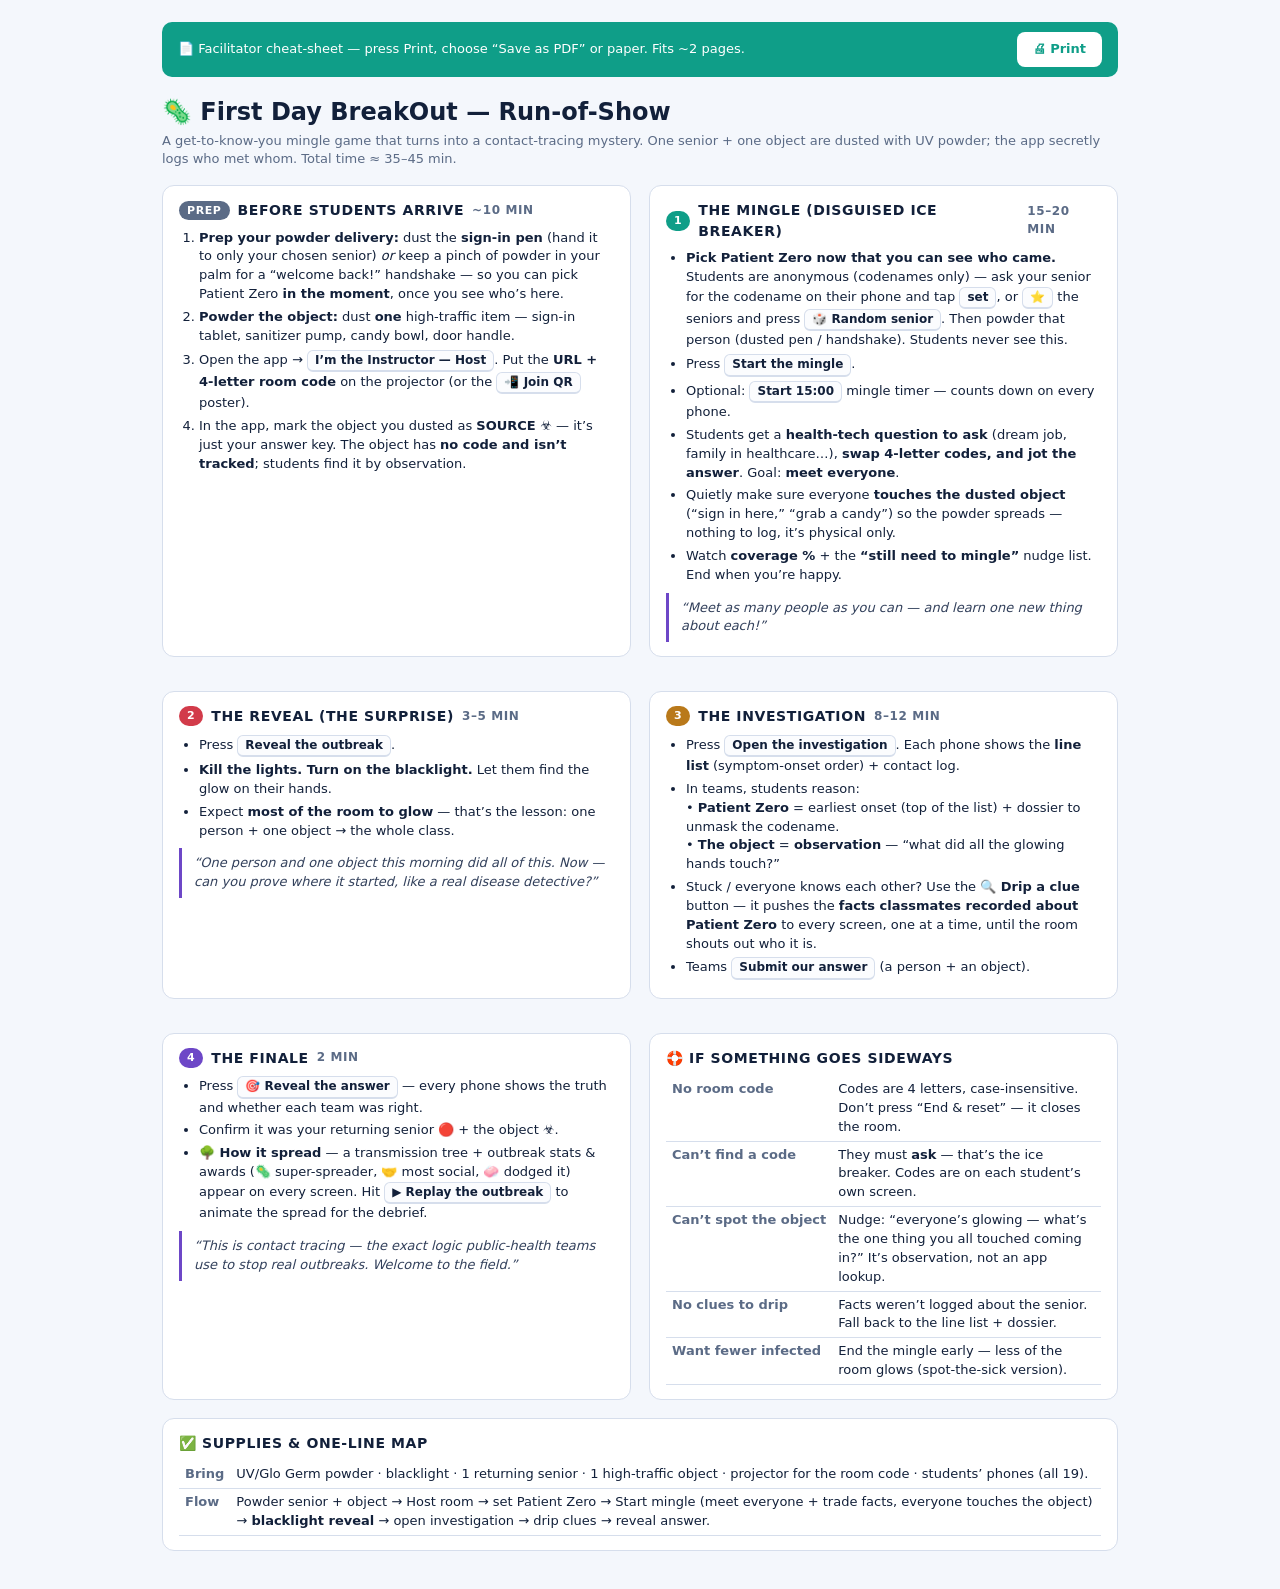
<file: cheatsheet.html>
<!doctype html>
<html lang="en">
<head>
<meta charset="utf-8" />
<meta name="viewport" content="width=device-width, initial-scale=1" />
<title>First Day BreakOut — Facilitator Run-of-Show</title>
<style>
  :root { --ink:#12203a; --muted:#5b6b86; --line:#d6deec; --teal:#0f9e88; --red:#d23b4a; --amber:#b9791a; --violet:#6d47c7; --bg:#f4f7fc; }
  * { box-sizing: border-box; }
  body { margin:0; background:var(--bg); color:var(--ink); font-family:"Segoe UI",system-ui,-apple-system,Roboto,Arial,sans-serif; font-size:13px; line-height:1.45; }
  .sheet { max-width:1000px; margin:0 auto; padding:22px; }
  .print-hint { background:var(--teal); color:#fff; padding:10px 16px; border-radius:10px; display:flex; justify-content:space-between; align-items:center; margin-bottom:18px; }
  .print-hint button { font:inherit; font-weight:800; border:0; background:#fff; color:var(--teal); padding:8px 16px; border-radius:8px; cursor:pointer; }
  h1 { font-size:24px; margin:0 0 2px; }
  .tag { color:var(--muted); font-size:13px; margin:0 0 16px; }
  .cols { display:grid; grid-template-columns:1fr 1fr; gap:18px; }
  .box { border:1px solid var(--line); border-radius:12px; padding:14px 16px; background:#fff; break-inside:avoid; margin-bottom:16px; }
  .box h2 { font-size:14px; margin:0 0 8px; display:flex; align-items:center; gap:8px; text-transform:uppercase; letter-spacing:0.6px; }
  .pill { font-size:11px; font-weight:800; padding:2px 8px; border-radius:999px; color:#fff; }
  .p-prep{background:var(--muted)} .p-1{background:var(--teal)} .p-2{background:var(--red)} .p-3{background:var(--amber)} .p-4{background:var(--violet)}
  ol,ul { margin:6px 0 0; padding-left:20px; } li { margin:4px 0; }
  .k { display:inline-block; border:1px solid var(--line); border-bottom-width:2px; border-radius:6px; padding:1px 7px; font-weight:700; background:#fbfcfe; font-size:12px; }
  .time { float:right; color:var(--muted); font-weight:700; font-size:12px; }
  .say { border-left:3px solid var(--violet); padding:6px 0 6px 12px; color:#33415c; font-style:italic; margin-top:8px; }
  table { width:100%; border-collapse:collapse; margin-top:6px; }
  td { padding:4px 6px; border-bottom:1px solid var(--line); vertical-align:top; }
  td:first-child { font-weight:700; white-space:nowrap; color:var(--muted); }
  .full { grid-column:1 / -1; }
  @media print {
    body { background:#fff; font-size:11.5px; }
    .print-hint { display:none; }
    .sheet { padding:0; max-width:100%; }
    .box { break-inside:avoid; }
    @page { margin:12mm; }
  }
</style>
</head>
<body>
<div class="sheet">
  <div class="print-hint">
    <span>📄 Facilitator cheat-sheet — press Print, choose “Save as PDF” or paper. Fits ~2 pages.</span>
    <button onclick="window.print()">🖨 Print</button>
  </div>

  <h1>🦠 First Day BreakOut — Run-of-Show</h1>
  <p class="tag">A get-to-know-you mingle game that turns into a contact-tracing mystery. One senior + one object are dusted with UV powder; the app secretly logs who met whom. Total time ≈ 35–45 min.</p>

  <div class="cols">

    <div class="box">
      <h2><span class="pill p-prep">Prep</span> Before students arrive <span class="time">~10 min</span></h2>
      <ol>
        <li><b>Prep your powder delivery:</b> dust the <b>sign-in pen</b> (hand it to only your chosen senior) <i>or</i> keep a pinch of powder in your palm for a “welcome back!” handshake — so you can pick Patient Zero <b>in the moment</b>, once you see who’s here.</li>
        <li><b>Powder the object:</b> dust <b>one</b> high-traffic item — sign-in tablet, sanitizer pump, candy bowl, door handle.</li>
        <li>Open the app → <span class="k">I’m the Instructor — Host</span>. Put the <b>URL + 4-letter room code</b> on the projector (or the <span class="k">📲 Join QR</span> poster).</li>
        <li>In the app, mark the object you dusted as <b>SOURCE ☣️</b> — it’s just your answer key. The object has <b>no code and isn’t tracked</b>; students find it by observation.</li>
      </ol>
    </div>

    <div class="box">
      <h2><span class="pill p-1">1</span> The mingle (disguised ice breaker) <span class="time">15–20 min</span></h2>
      <ul>
        <li><b>Pick Patient Zero now that you can see who came.</b> Students are anonymous (codenames only) — ask your senior for the codename on their phone and tap <span class="k">set</span>, or <span class="k">⭐</span> the seniors and press <span class="k">🎲 Random senior</span>. Then powder that person (dusted pen / handshake). Students never see this.</li>
        <li>Press <span class="k">Start the mingle</span>.</li>
        <li>Optional: <span class="k">Start 15:00</span> mingle timer — counts down on every phone.</li>
        <li>Students get a <b>health-tech question to ask</b> (dream job, family in healthcare…), <b>swap 4-letter codes, and jot the answer</b>. Goal: <b>meet everyone</b>.</li>
        <li>Quietly make sure everyone <b>touches the dusted object</b> (“sign in here,” “grab a candy”) so the powder spreads — nothing to log, it’s physical only.</li>
        <li>Watch <b>coverage %</b> + the <b>“still need to mingle”</b> nudge list. End when you’re happy.</li>
      </ul>
      <div class="say">“Meet as many people as you can — and learn one new thing about each!”</div>
    </div>

    <div class="box">
      <h2><span class="pill p-2">2</span> The reveal (the surprise) <span class="time">3–5 min</span></h2>
      <ul>
        <li>Press <span class="k">Reveal the outbreak</span>.</li>
        <li><b>Kill the lights. Turn on the blacklight.</b> Let them find the glow on their hands.</li>
        <li>Expect <b>most of the room to glow</b> — that’s the lesson: one person + one object → the whole class.</li>
      </ul>
      <div class="say">“One person and one object this morning did all of this. Now — can you prove where it started, like a real disease detective?”</div>
    </div>

    <div class="box">
      <h2><span class="pill p-3">3</span> The investigation <span class="time">8–12 min</span></h2>
      <ul>
        <li>Press <span class="k">Open the investigation</span>. Each phone shows the <b>line list</b> (symptom-onset order) + contact log.</li>
        <li>In teams, students reason:
          <br>• <b>Patient Zero</b> = earliest onset (top of the list) + dossier to unmask the codename.
          <br>• <b>The object</b> = <b>observation</b> — “what did all the glowing hands touch?”</li>
        <li>Stuck / everyone knows each other? Use the <b>🔍 Drip a clue</b> button — it pushes the <b>facts classmates recorded about Patient Zero</b> to every screen, one at a time, until the room shouts out who it is.</li>
        <li>Teams <span class="k">Submit our answer</span> (a person + an object).</li>
      </ul>
    </div>

    <div class="box">
      <h2><span class="pill p-4">4</span> The finale <span class="time">2 min</span></h2>
      <ul>
        <li>Press <span class="k">🎯 Reveal the answer</span> — every phone shows the truth and whether each team was right.</li>
        <li>Confirm it was your returning senior 🔴 + the object ☣️.</li>
        <li><b>🌳 How it spread</b> — a transmission tree + outbreak stats & awards (🦠 super-spreader, 🤝 most social, 🧼 dodged it) appear on every screen. Hit <span class="k">▶ Replay the outbreak</span> to animate the spread for the debrief.</li>
      </ul>
      <div class="say">“This is contact tracing — the exact logic public-health teams use to stop real outbreaks. Welcome to the field.”</div>
    </div>

    <div class="box">
      <h2>🛟 If something goes sideways</h2>
      <table>
        <tr><td>No room code</td><td>Codes are 4 letters, case-insensitive. Don’t press “End &amp; reset” — it closes the room.</td></tr>
        <tr><td>Can’t find a code</td><td>They must <b>ask</b> — that’s the ice breaker. Codes are on each student’s own screen.</td></tr>
        <tr><td>Can’t spot the object</td><td>Nudge: “everyone’s glowing — what’s the one thing you all touched coming in?” It’s observation, not an app lookup.</td></tr>
        <tr><td>No clues to drip</td><td>Facts weren’t logged about the senior. Fall back to the line list + dossier.</td></tr>
        <tr><td>Want fewer infected</td><td>End the mingle early — less of the room glows (spot-the-sick version).</td></tr>
      </table>
    </div>

  </div>

  <div class="box full" style="margin-top:2px">
    <h2>✅ Supplies &amp; one-line map</h2>
    <table>
      <tr><td>Bring</td><td>UV/Glo Germ powder · blacklight · 1 returning senior · 1 high-traffic object · projector for the room code · students’ phones (all 19).</td></tr>
      <tr><td>Flow</td><td>Powder senior + object → Host room → set Patient Zero → Start mingle (meet everyone + trade facts, everyone touches the object) → <b>blacklight reveal</b> → open investigation → drip clues → reveal answer.</td></tr>
    </table>
  </div>
</div>
</body>
</html>
</file>
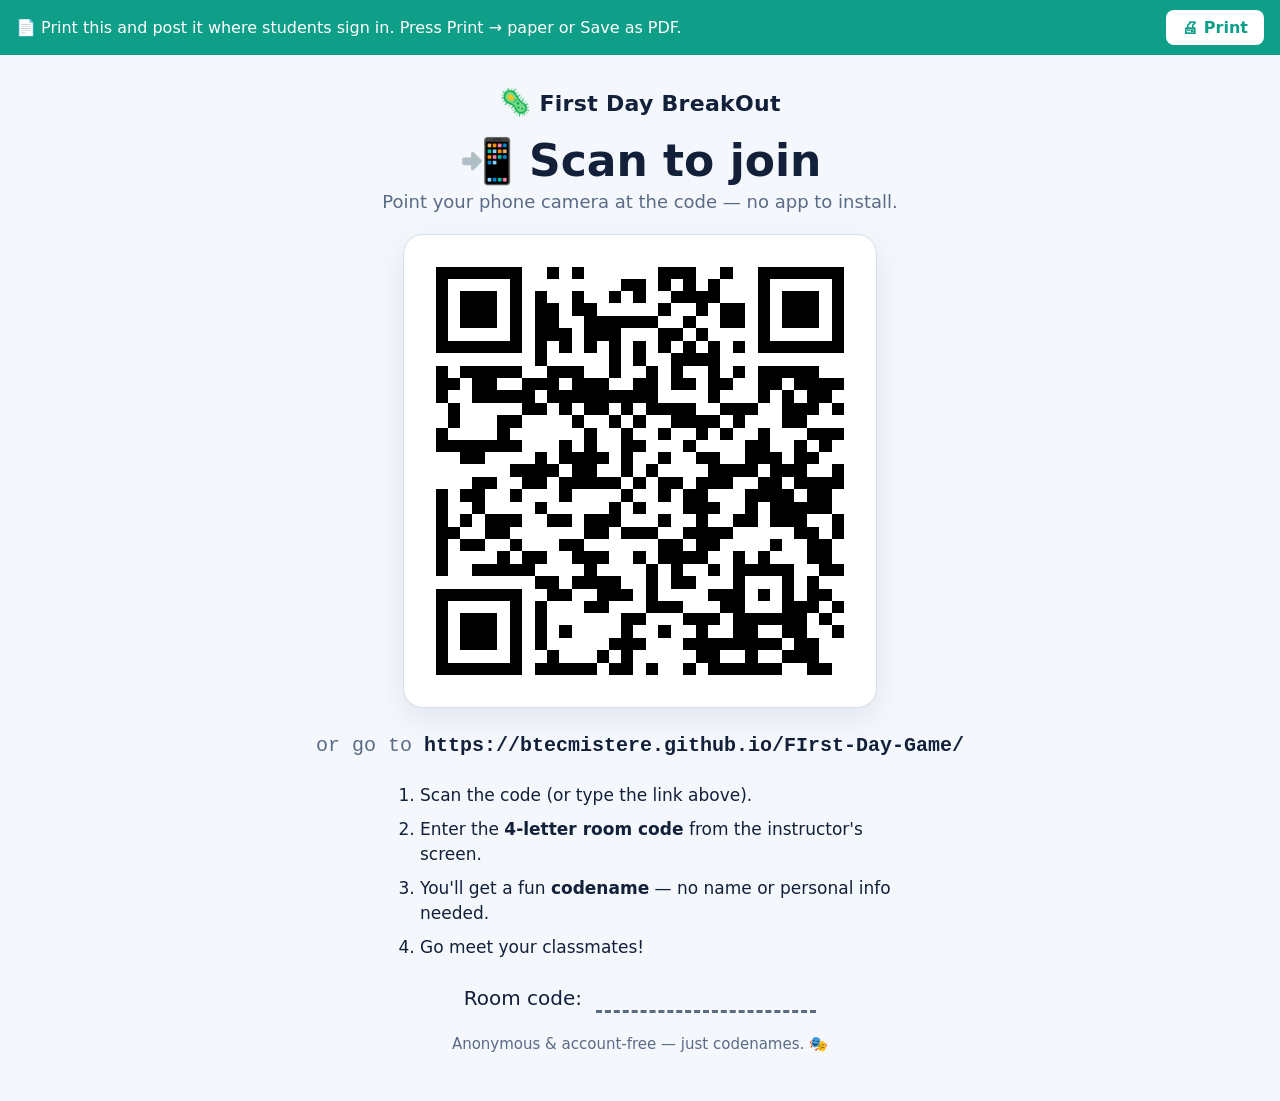
<file: join-qr.html>
<!doctype html>
<html lang="en">
<head>
<meta charset="utf-8" />
<meta name="viewport" content="width=device-width, initial-scale=1" />
<title>Scan to Join — First Day BreakOut</title>
<style>
  :root { --ink:#12203a; --muted:#5b6b86; --teal:#0f9e88; --line:#d6deec; }
  * { box-sizing:border-box; }
  body { margin:0; background:#f4f7fc; color:var(--ink); font-family:"Segoe UI",system-ui,-apple-system,Roboto,Arial,sans-serif; }
  .print-hint { background:var(--teal); color:#fff; padding:10px 16px; display:flex; justify-content:space-between; align-items:center; }
  .print-hint button { font:inherit; font-weight:800; border:0; background:#fff; color:var(--teal); padding:8px 16px; border-radius:8px; cursor:pointer; }
  .poster { max-width:720px; margin:0 auto; padding:32px 28px; text-align:center; }
  .brand { font-size:22px; font-weight:800; letter-spacing:0.3px; }
  .brand .em { font-size:26px; }
  h1 { font-size:44px; margin:18px 0 4px; }
  .sub { color:var(--muted); font-size:18px; margin:0 0 22px; }
  .qrbox { background:#fff; border:1px solid var(--line); border-radius:20px; padding:26px; display:inline-block; box-shadow:0 10px 30px rgba(18,32,58,0.08); }
  .qrbox img { display:block; width:420px; height:420px; image-rendering:pixelated; }
  .url { margin-top:22px; font-family:ui-monospace,"Cascadia Code",Consolas,monospace; font-size:20px; font-weight:700; word-break:break-all; }
  .url .light { color:var(--muted); font-weight:400; }
  .steps { margin:26px auto 0; max-width:520px; text-align:left; font-size:17px; line-height:1.5; }
  .steps li { margin:8px 0; }
  .room { margin-top:26px; font-size:20px; }
  .room b { display:inline-block; min-width:220px; border-bottom:3px dashed var(--muted); margin-left:8px; }
  .foot { margin-top:22px; color:var(--muted); font-size:15px; }
  @media print {
    .print-hint { display:none; }
    body { background:#fff; }
    .qrbox { box-shadow:none; }
    @page { margin:12mm; }
  }
</style>
</head>
<body>
  <div class="print-hint"><span>📄 Print this and post it where students sign in. Press Print → paper or Save as PDF.</span><button onclick="window.print()">🖨 Print</button></div>
  <div class="poster">
    <div class="brand"><span class="em">🦠</span> First Day BreakOut</div>
    <h1>📲 Scan to join</h1>
    <p class="sub">Point your phone camera at the code — no app to install.</p>
    <div class="qrbox"><img src="[data-uri]" alt="QR code to join the activity" /></div>
    <div class="url"><span class="light">or go to </span>https://btecmistere.github.io/FIrst-Day-Game/</div>
    <ol class="steps">
      <li>Scan the code (or type the link above).</li>
      <li>Enter the <b>4-letter room code</b> from the instructor's screen.</li>
      <li>You'll get a fun <b>codename</b> — no name or personal info needed.</li>
      <li>Go meet your classmates!</li>
    </ol>
    <div class="room">Room code: <b>&nbsp;</b></div>
    <p class="foot">Anonymous &amp; account-free — just codenames. 🎭</p>
  </div>
</body>
</html>
</file>
